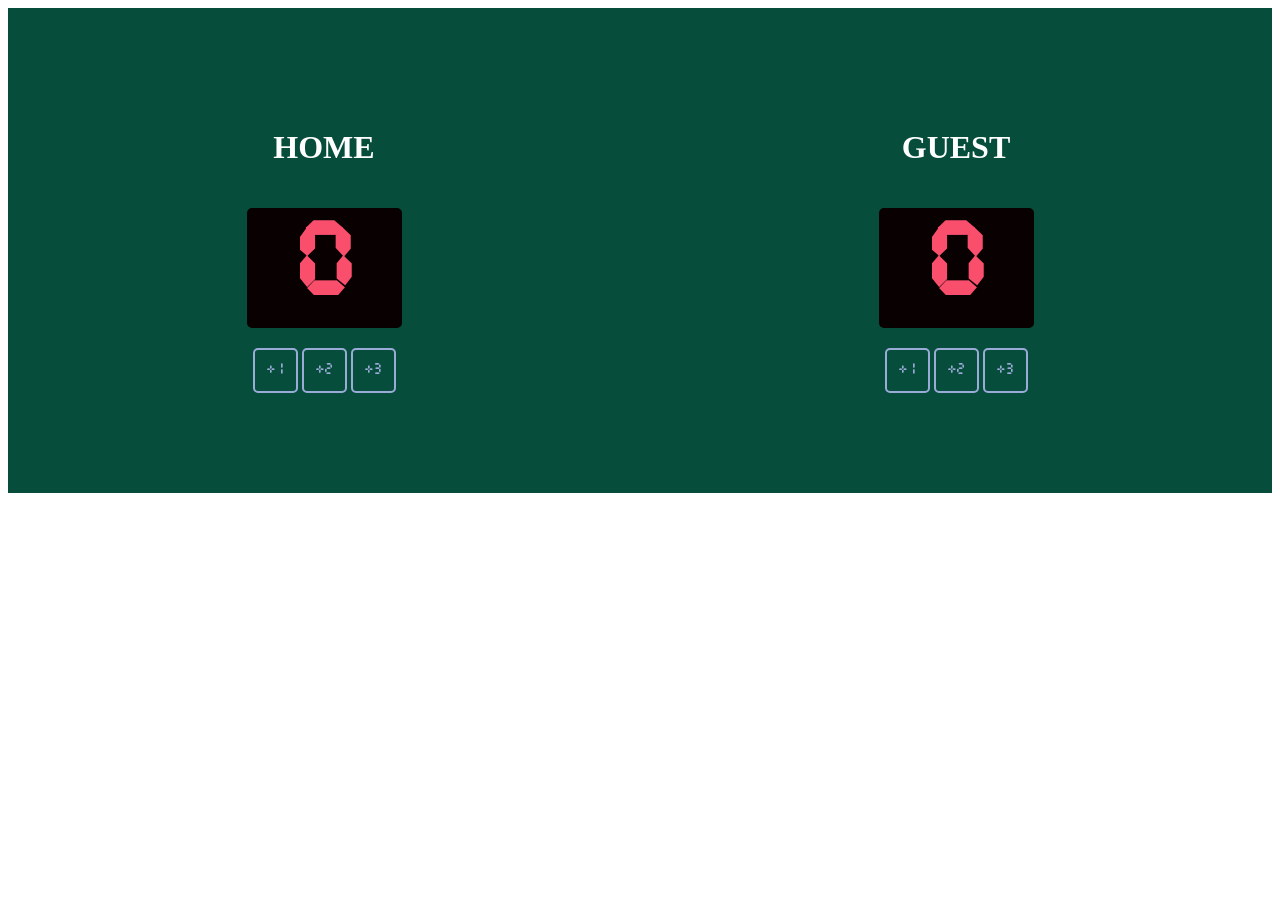
<file: Basketball-Scoreboard/index.html>
<!DOCTYPE html>
<html>
    <head>
        <link rel="stylesheet" href="styles.css"/>
    </head>
    <body>
        <div class="scoreboard">
            <div class="score-item">
                <h1>HOME</h1>
                <h2 id="home-score">0</h2>
                <div>
                    <button onclick="addscore(true, 1)">+1</button>
                    <button onclick="addscore(true, 2)">+2</button>
                    <button onclick="addscore(true, 3)">+3</button>
                </div>
            </div>
            
            <div class="score-item">
                <h1>GUEST</h1>
                <h2 id="guest-score">0</h2>
                <div>
                    <button onclick="addscore(false, 1)">+1</button>
                    <button onclick="addscore(false, 2)">+2</button>
                    <button onclick="addscore(false, 3)">+3</button>
                </div>
            </div>
        </div>
        <script src="index.js"></script>
        
    </body>
</html>
</file>
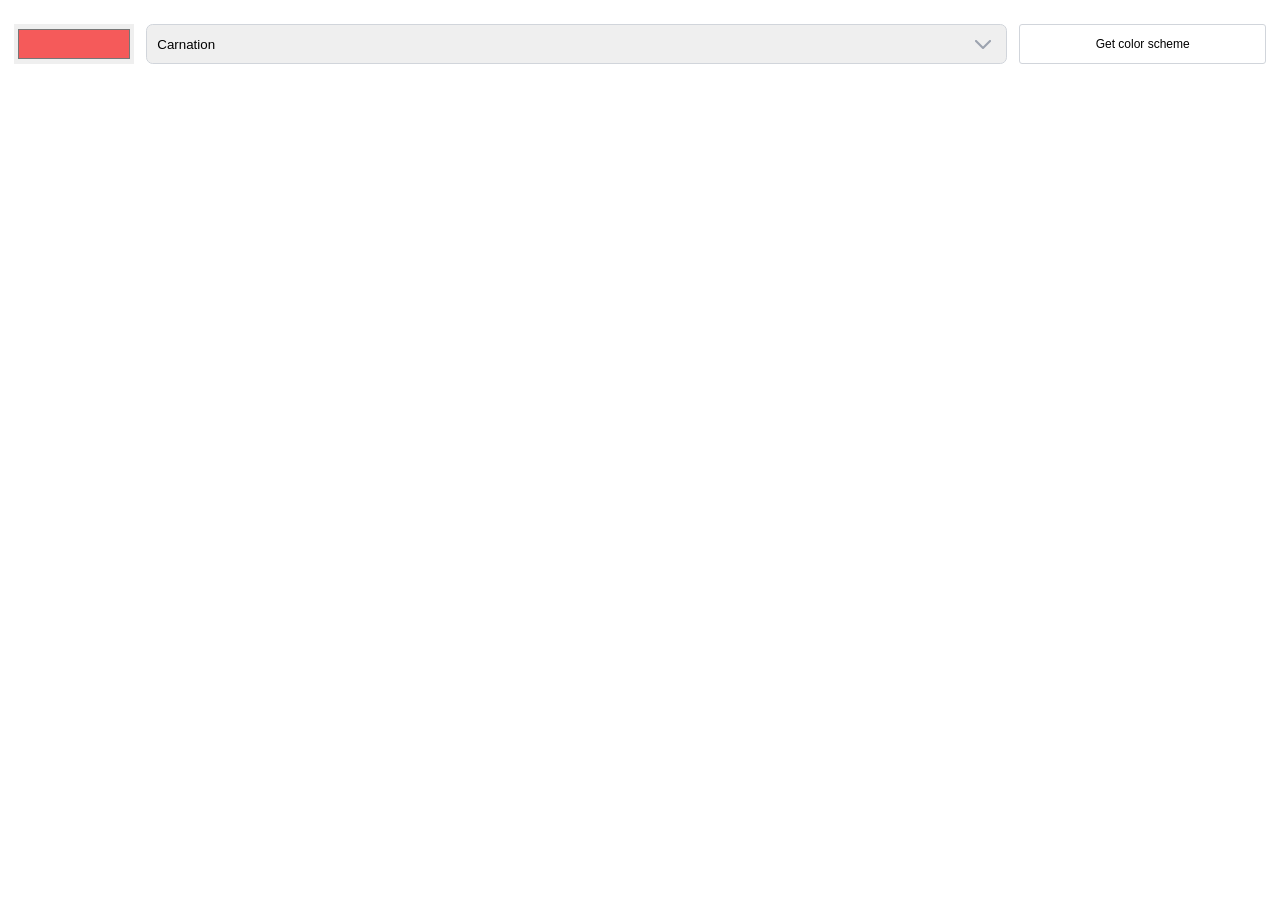
<file: Color-Scheme-Generator/index.html>
<!DOCTYPE html>
<html>
    <head>
        <meta charset="UTF-8">
        <meta name="viewport" content="width=device-width, initial-scale=1">
        <link rel="stylesheet" href="index.css" />
    </head>
    <body>
        <div class="page">
            <div id="header">
                <input type="color" id="color-input" value="#F55A5A"/>
                <select id="color-select">
                    
                </select>
                <button id="scheme-btn">Get color scheme</button>
            </div>
            <div id="scheme"></div>
        </div>
        
        <script src="index.js"></script>
    </body>
</html>
</file>
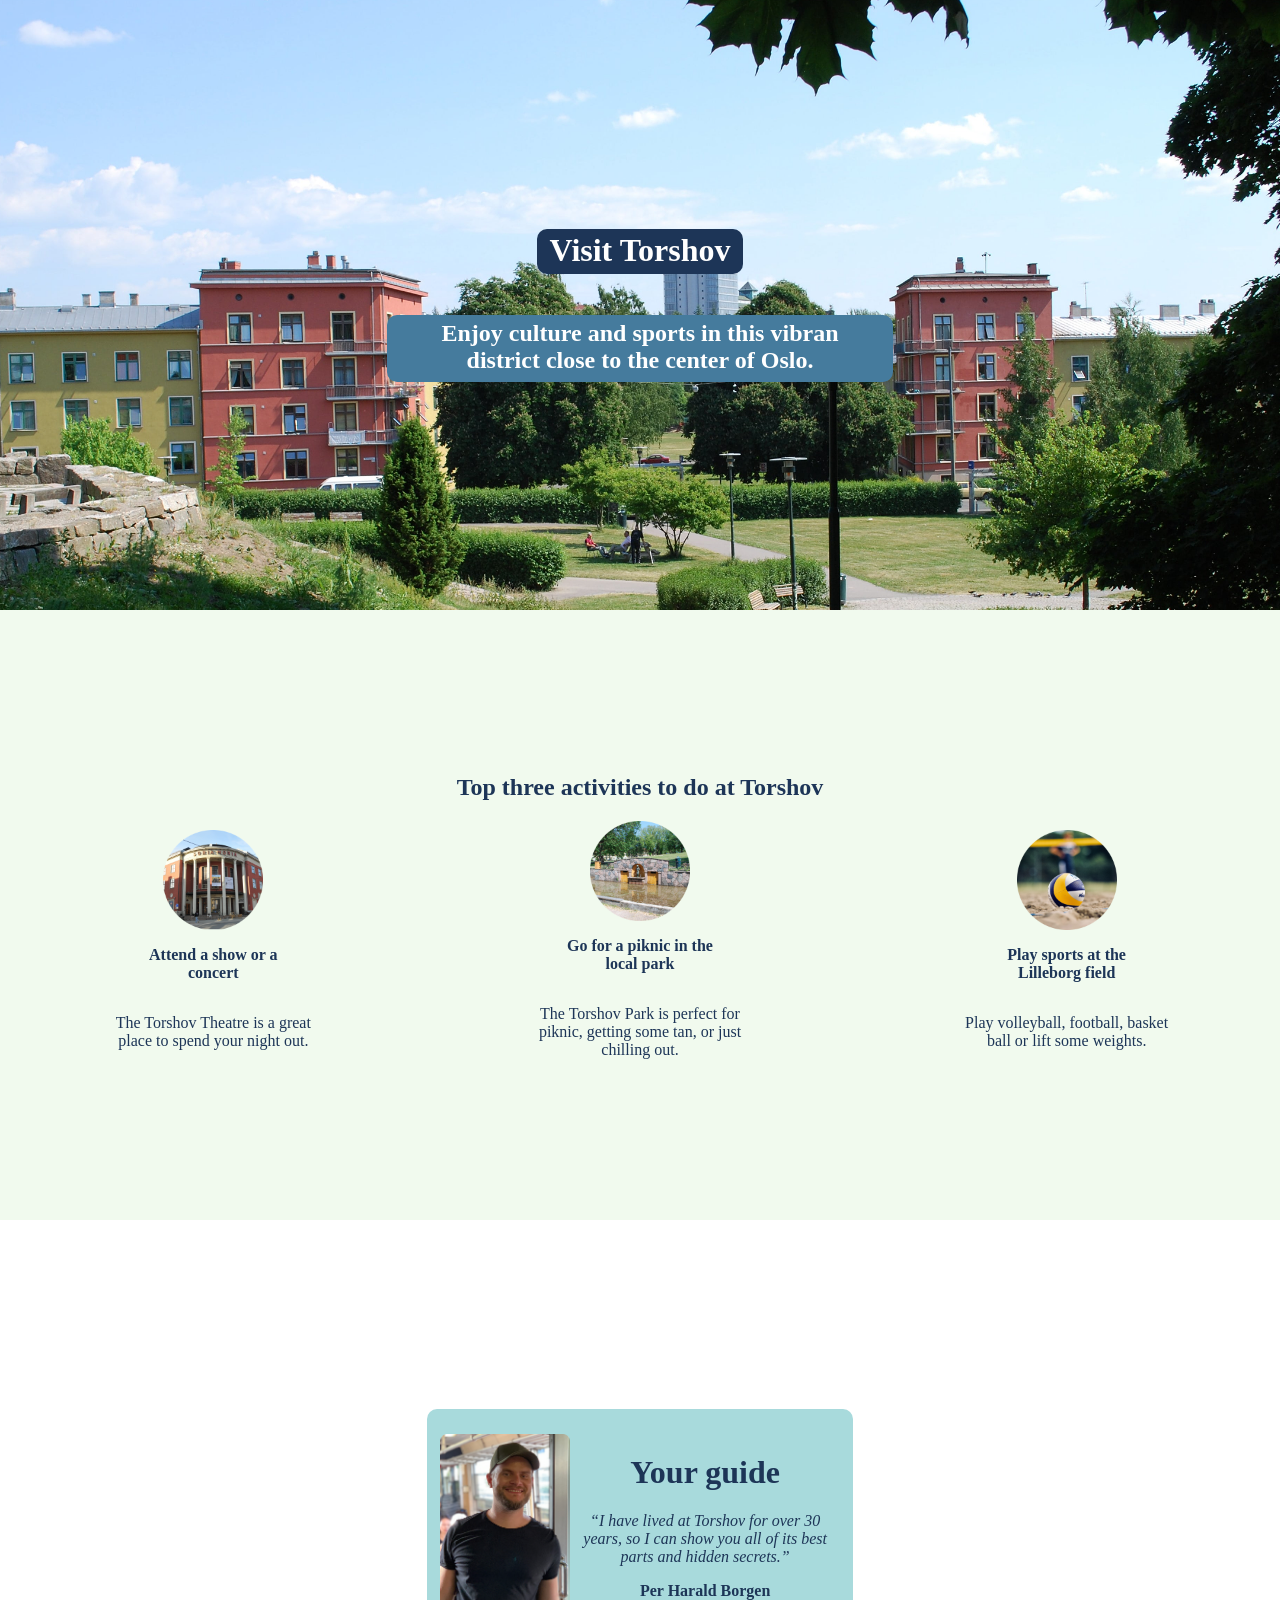
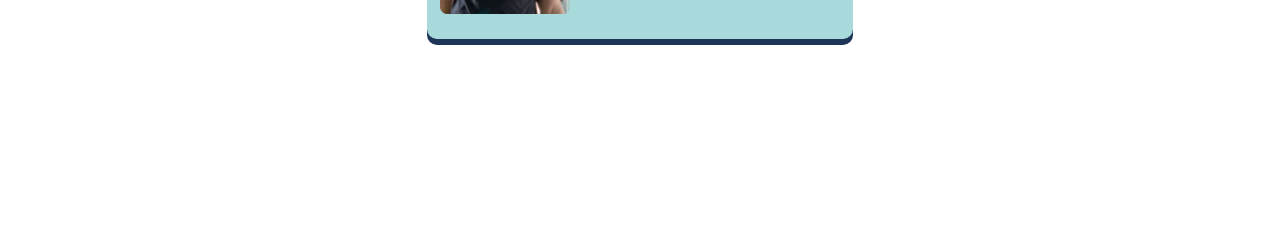
<file: Hometown-Homepage/index.html>
<!DOCTYPE html>
<html>
    <head>
        <link rel="stylesheet" href="styles.css">
    </head>
    <body>
        <div class="vertical-box" id="title">
            <h1>Visit Torshov</h1>
            <h2> Enjoy culture and sports in this vibran district close to the center of Oslo.</h2>
        </div>
        <div  class="vertical-box" id="introduction">
            <h2>Top three activities to do at Torshov</h2>
            <div id="introduction-items">
                <div class="play-item">
                    <img src="media/Mask Group.png" width="100" height="100"/>
                    <h3>Attend a show or a concert</h3>
                    <p>The Torshov Theatre is a great place to spend your night out.</p>
                </div>

                <div class="play-item">
                    <img src="media/Mask Group (1).png"  width="100" height="100"/>
                    <h3>Go for a piknic in the local park</h3>
                    <p>The Torshov Park is perfect for piknic, getting some tan, or just chilling out.</p>
                </div>
                    
                <div class="play-item">
                    <img src="media/Mask Group (2).png"  width="100" height="100"/>
                    <h3>Play sports at the Lilleborg field</h3>
                    <p>Play volleyball, football, basket ball or lift some weights.</p>
                </div>
            </div>

        </div>
        <div  class="vertical-box" id="guide">
            <div id="guide-card">
                <img src="media/per.png" height="180px">
                <div id="guide-card-desc">
                    <h1>Your guide</h1>
                    <p><em>“I have lived at Torshov for over 30 years, so I can show you all of its best parts and hidden secrets.”</em></p>
                    <h3>Per Harald Borgen</h3>
                </div>
            </div>
        </div>
    </body>
</html>
</file>
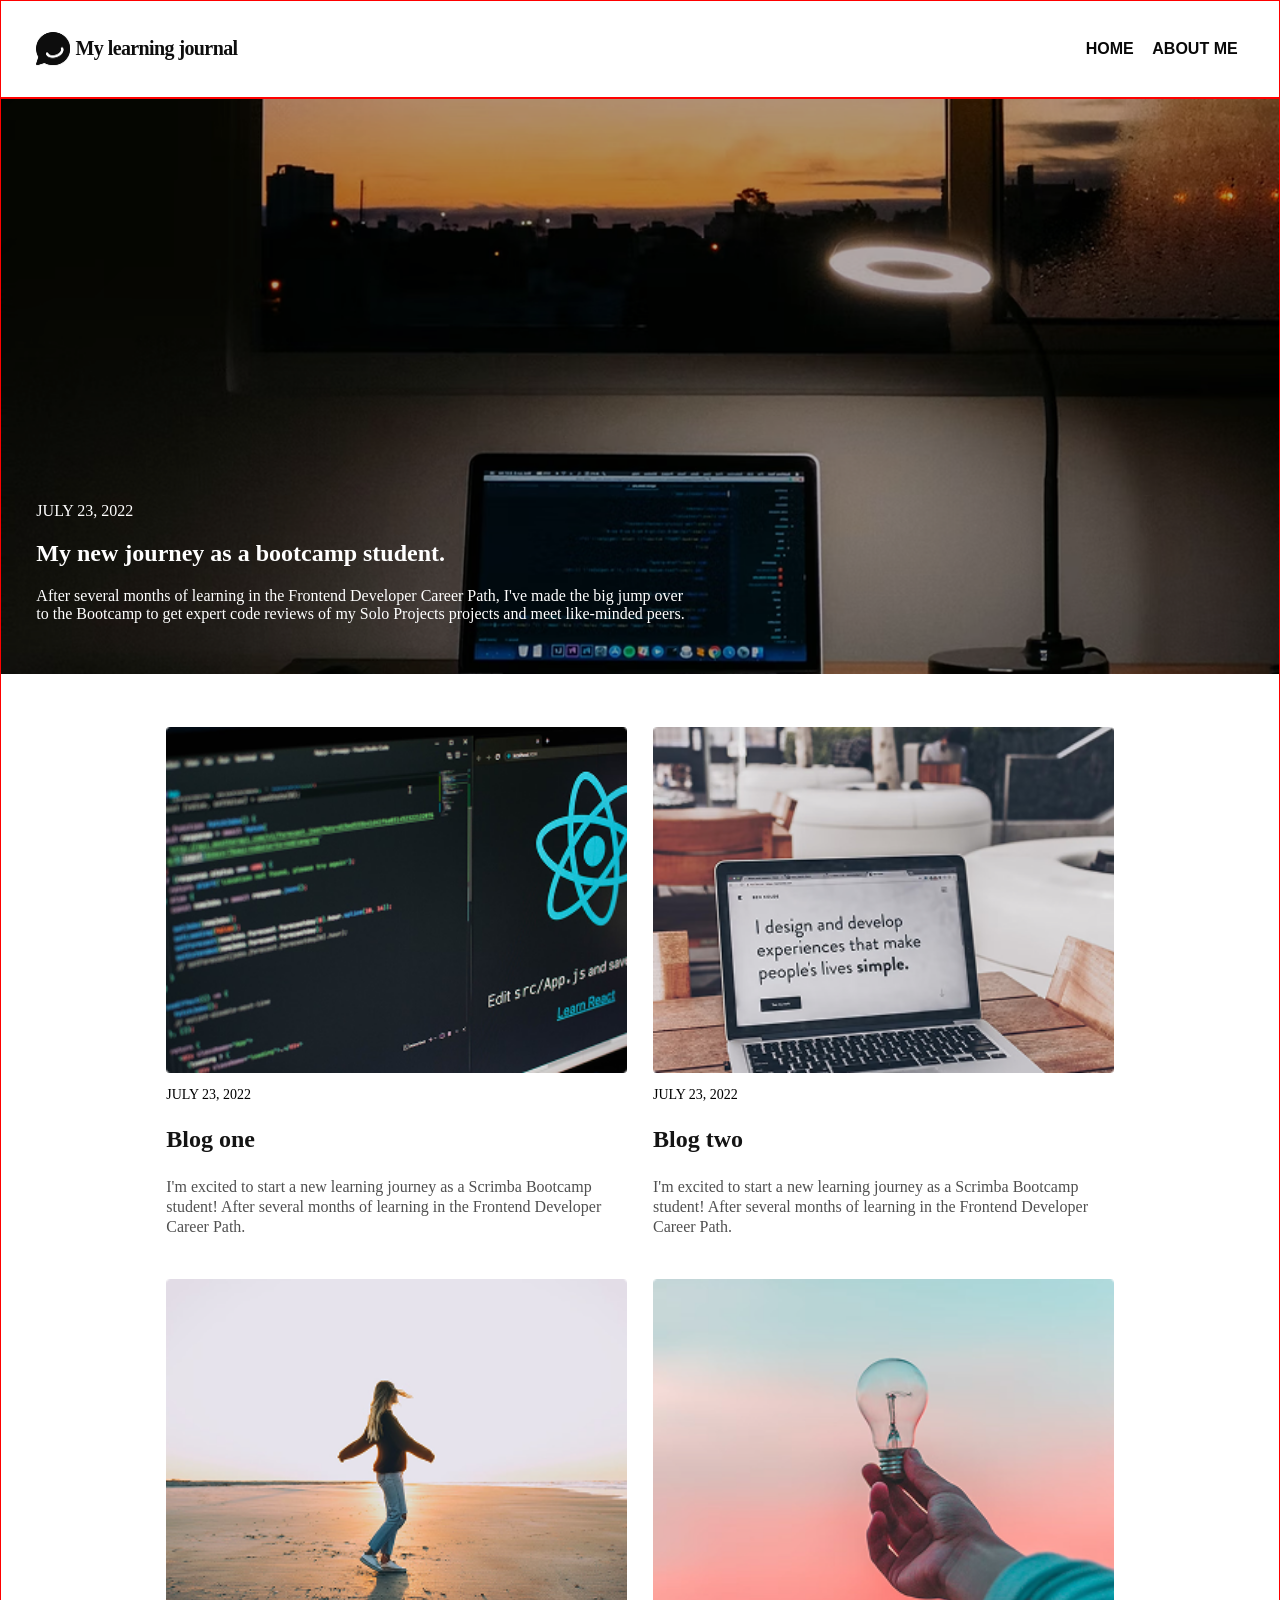
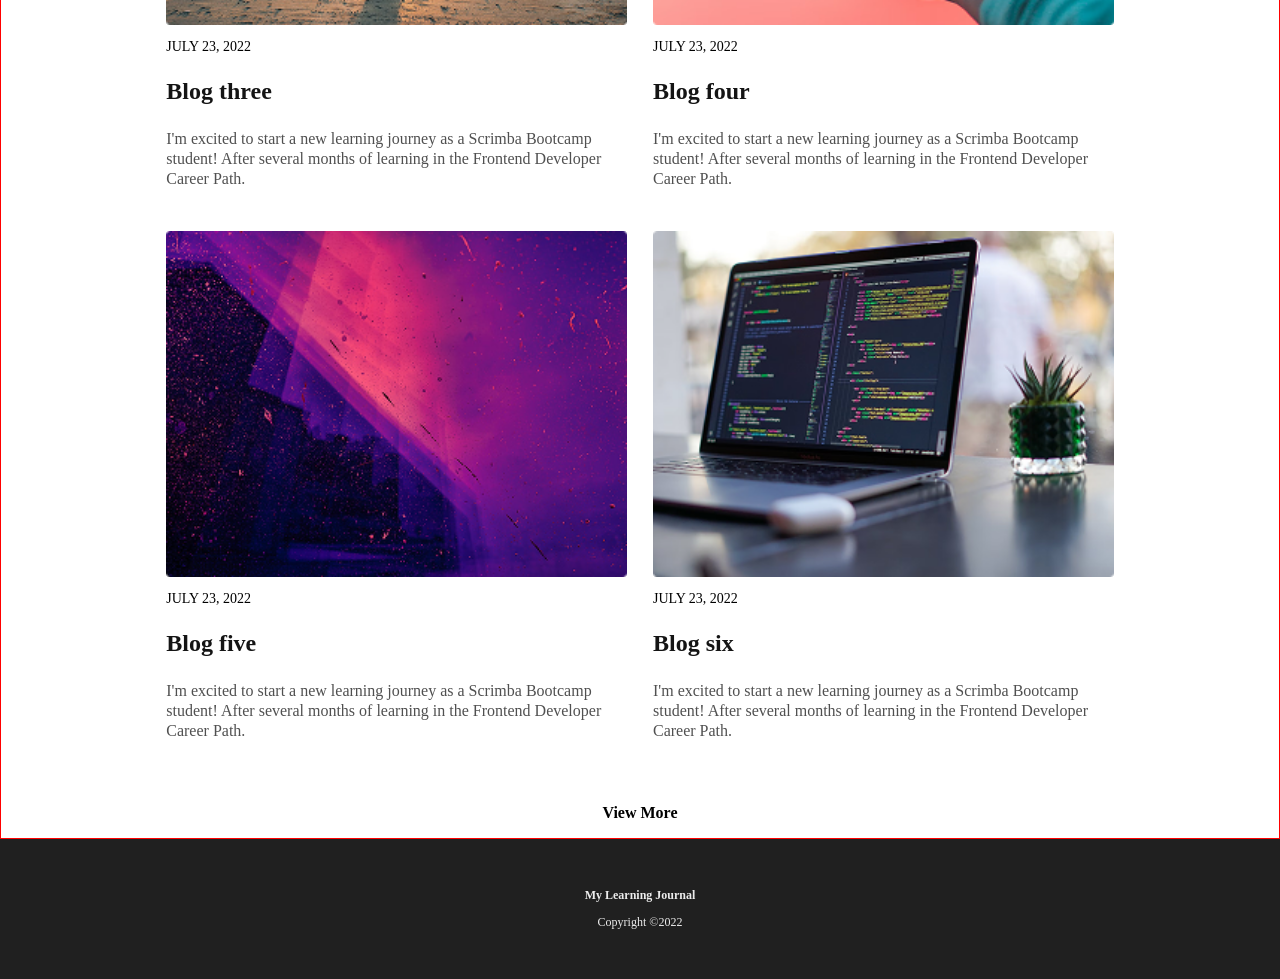
<file: Learning-Journal/index.html>
<!DOCTYPE html>
<html>
    <head>
        <meta name="viewport" content="width=device-width, initial-scale=1">
        <link rel="stylesheet" href="index.css" />
    </head>
    <body>
        <header>
            <div class="title">
                <img src="images/image 17.png" />
                <h1>My learning journal</h1>
            </div>
            <div class="nav">
                <button>home</button>
                <button>About me</button>
            </div>
        </header>
        <main>
            <div class="post-main">
                <img src="images/blog-image-hero.png"/>
                <div class="post-main-text">
                    <p class="post-time">JULY 23, 2022</p>
                    <h2 class="post-title">My new journey as a bootcamp student.</h2>
                    <p class="post-description">After several months of learning in the Frontend Developer Career Path, I've made the big jump over to the Bootcamp to get expert code reviews of my Solo Projects projects and meet like-minded peers.</p>
                </div>
            </div>
            <div class="post-grid">
                <div class="post-grid-item">
                    <img src="images/blog-image-01.png"/>
                    <p class="post-time">JULY 23, 2022</p>
                    <h3 class="post-title">Blog one</h3>
                    <p class="post-description">I'm excited to start a new learning journey as a Scrimba Bootcamp student! After several months of learning in the Frontend Developer Career Path.</p>
                </div>
                <div class="post-grid-item">
                    <img src="images/blog-image-02.png"/>
                    <p class="post-time">JULY 23, 2022</p>
                    <h3 class="post-title">Blog two</h3>
                    <p class="post-description">I'm excited to start a new learning journey as a Scrimba Bootcamp student! After several months of learning in the Frontend Developer Career Path.</p>
                </div>
                <div class="post-grid-item">
                    <img src="images/blog-image-03.png"/>
                    <p class="post-time">JULY 23, 2022</p>
                    <h3 class="post-title">Blog three</h3>
                    <p class="post-description">I'm excited to start a new learning journey as a Scrimba Bootcamp student! After several months of learning in the Frontend Developer Career Path.</p>
                </div>
                <div class="post-grid-item">
                    <img src="images/blog-image-04.png"/>
                    <p class="post-time">JULY 23, 2022</p>
                    <h3 class="post-title">Blog four</h3>
                    <p class="post-description">I'm excited to start a new learning journey as a Scrimba Bootcamp student! After several months of learning in the Frontend Developer Career Path.</p>
                </div>
                <div class="post-grid-item">
                    <img src="images/blog-image-05.png"/>
                    <p class="post-time">JULY 23, 2022</p>
                    <h3 class="post-title">Blog five</h3>
                    <p class="post-description">I'm excited to start a new learning journey as a Scrimba Bootcamp student! After several months of learning in the Frontend Developer Career Path.</p>
                </div>
                <div class="post-grid-item">
                    <img src="images/blog-image-06.png"/>
                    <p class="post-time">JULY 23, 2022</p>
                    <h3 class="post-title">Blog six</h3>
                    <p class="post-description">I'm excited to start a new learning journey as a Scrimba Bootcamp student! After several months of learning in the Frontend Developer Career Path.</p>
                </div>
            </div>
            <div class="post-view-more">
                <p><strong>View More</strong></p>
            </div>
        </main>
        <footer>
            <p><strong>My Learning Journal</strong></p>
            <p>Copyright ©2022</p>
        </footer>
    </body>
</html>
</file>
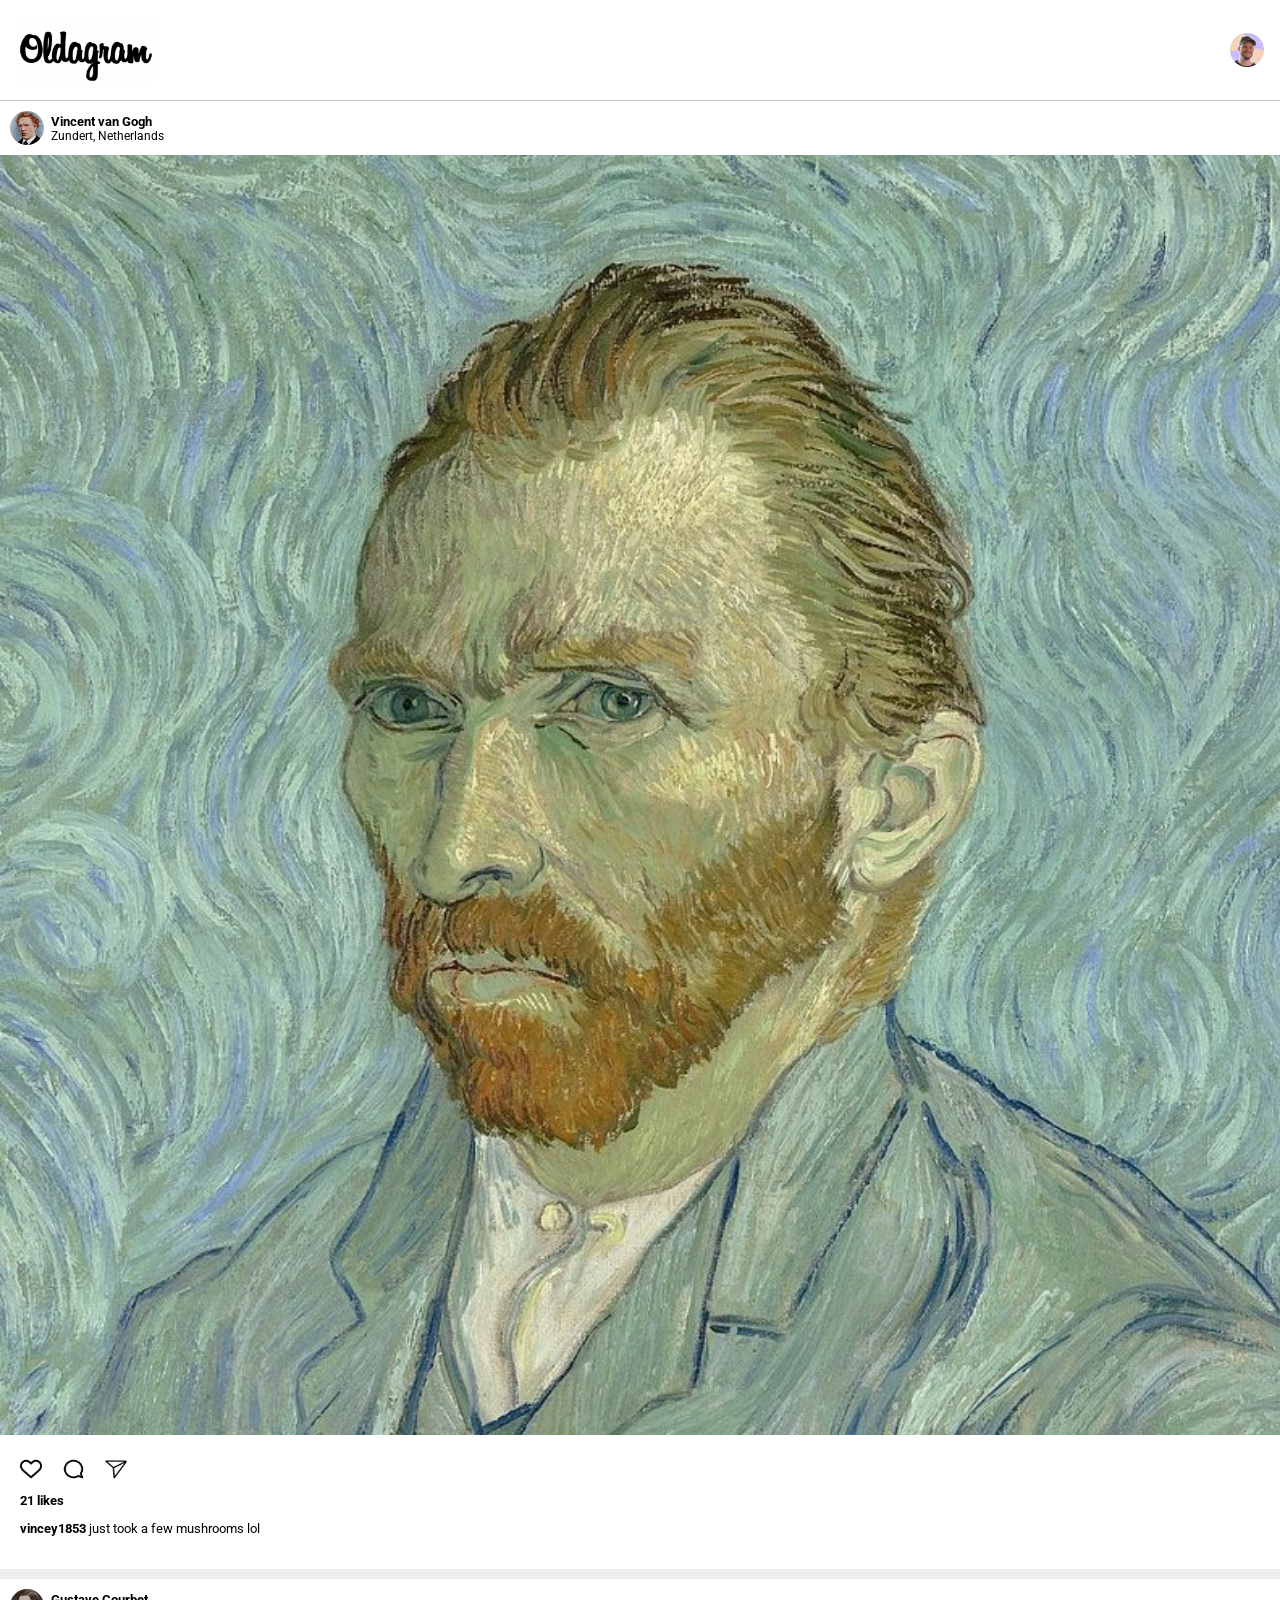
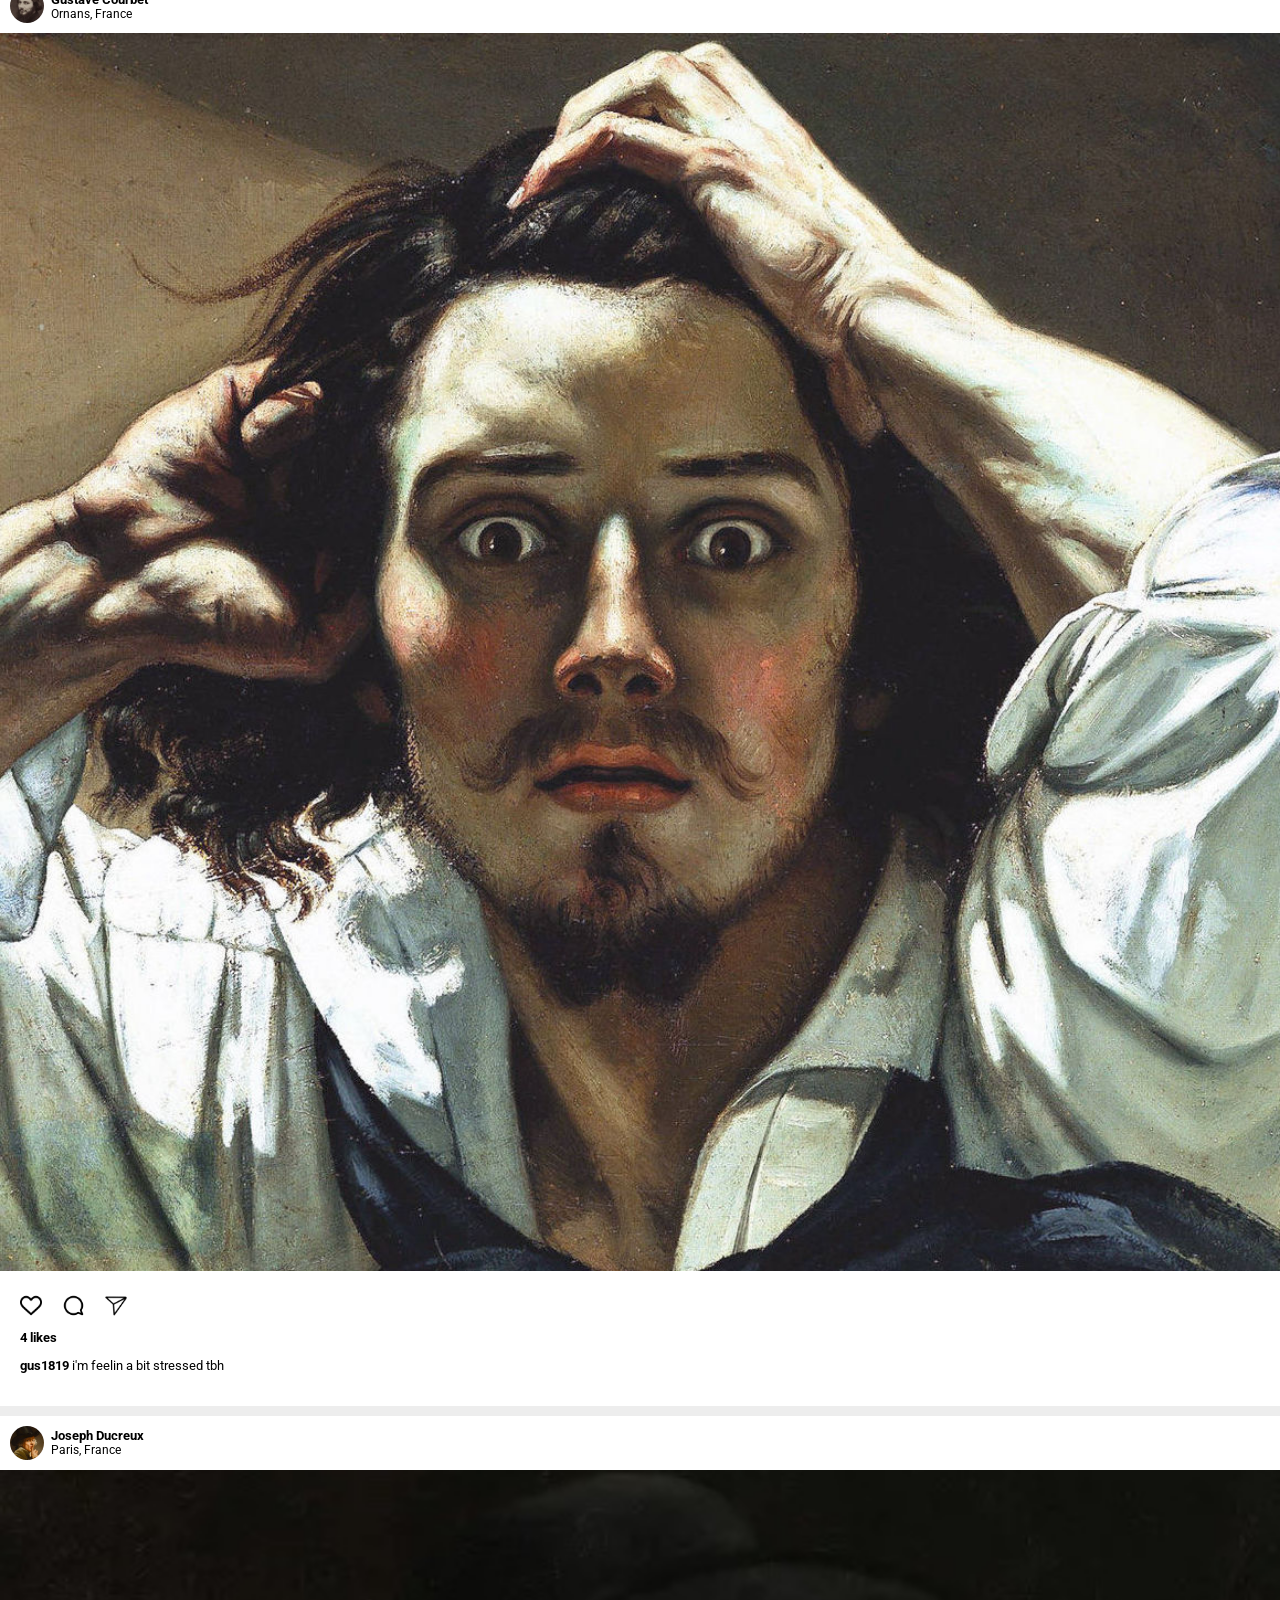
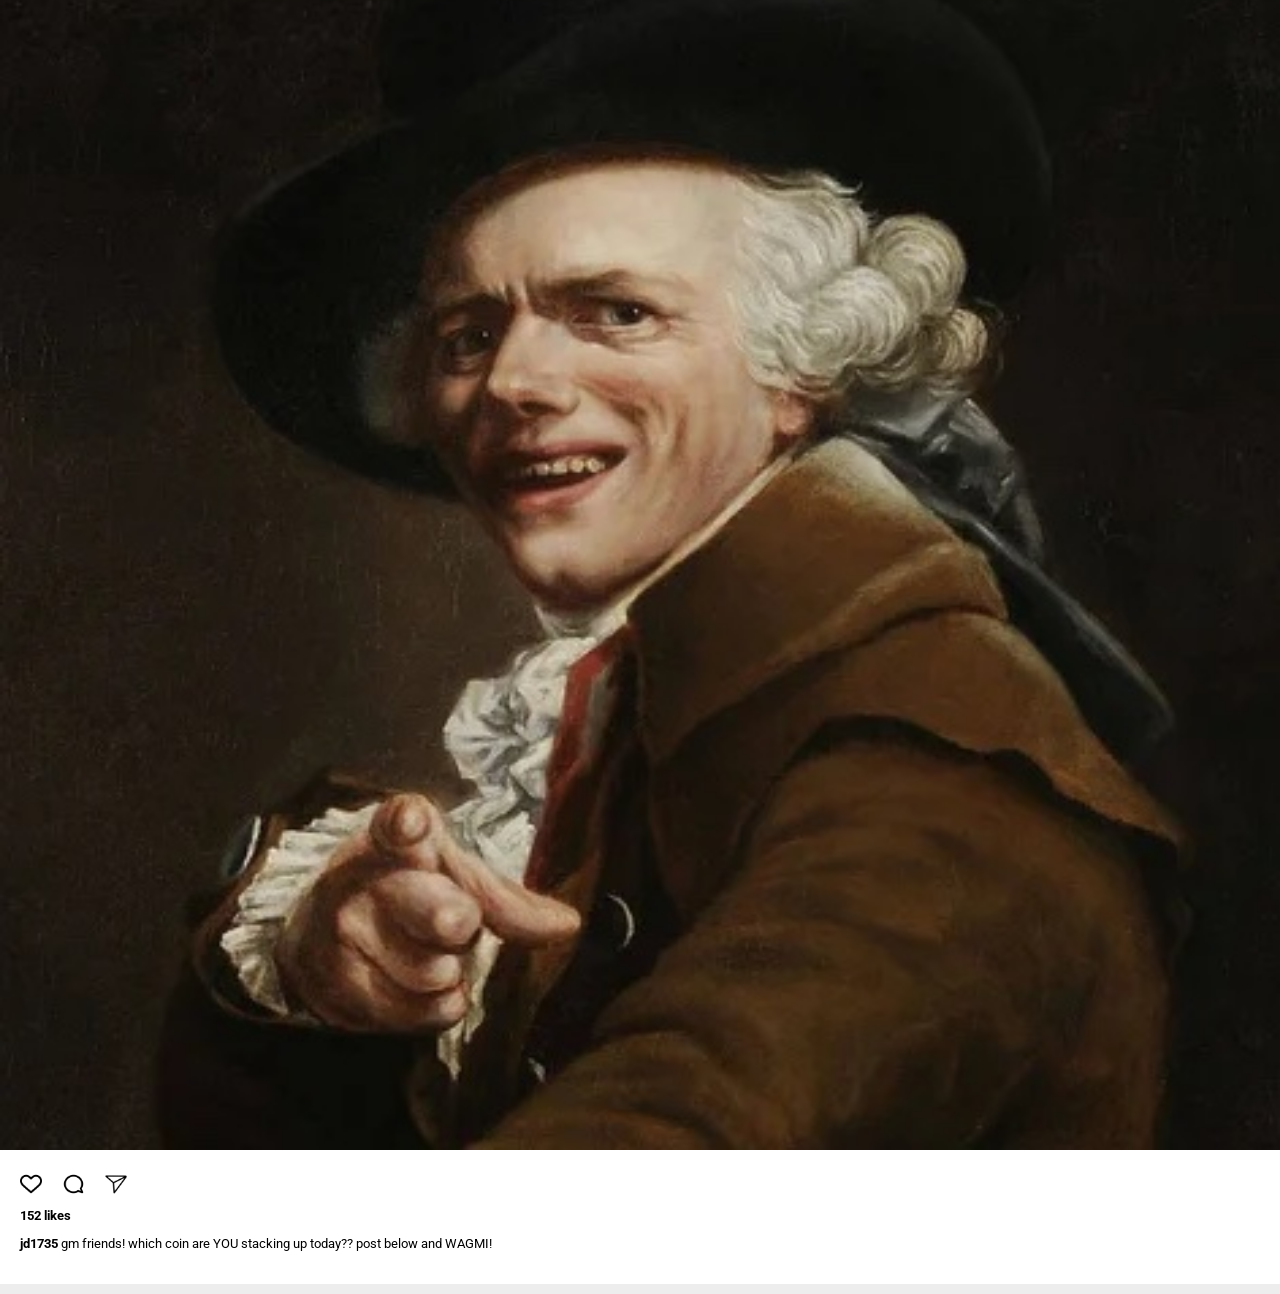
<file: Oldagram/index.html>
<!DOCTYPE html>
<html>
    <head>
        <link rel="stylesheet" href="index.css" />
        <link rel="preconnect" href="https://fonts.googleapis.com">
<link rel="preconnect" href="https://fonts.gstatic.com" crossorigin>
<link href="https://fonts.googleapis.com/css2?family=Happy+Monkey&family=Inter:ital,opsz,wght@0,14..32,100..900;1,14..32,100..900&family=Roboto:ital,wght@0,100..900;1,100..900&family=Source+Sans+3:ital,wght@0,200..900;1,200..900&display=swap" rel="stylesheet">
    </head>
    <body>
        <header>
            <img src="./images/logo.png" alt="instagram log" />
            <img class="avatar" src="./images/user-avatar.png" alt="user avator" />
        </header>

        <main id="content">

        </main>

        <script src="index.js"></script>
    </body>
</html>
</file>
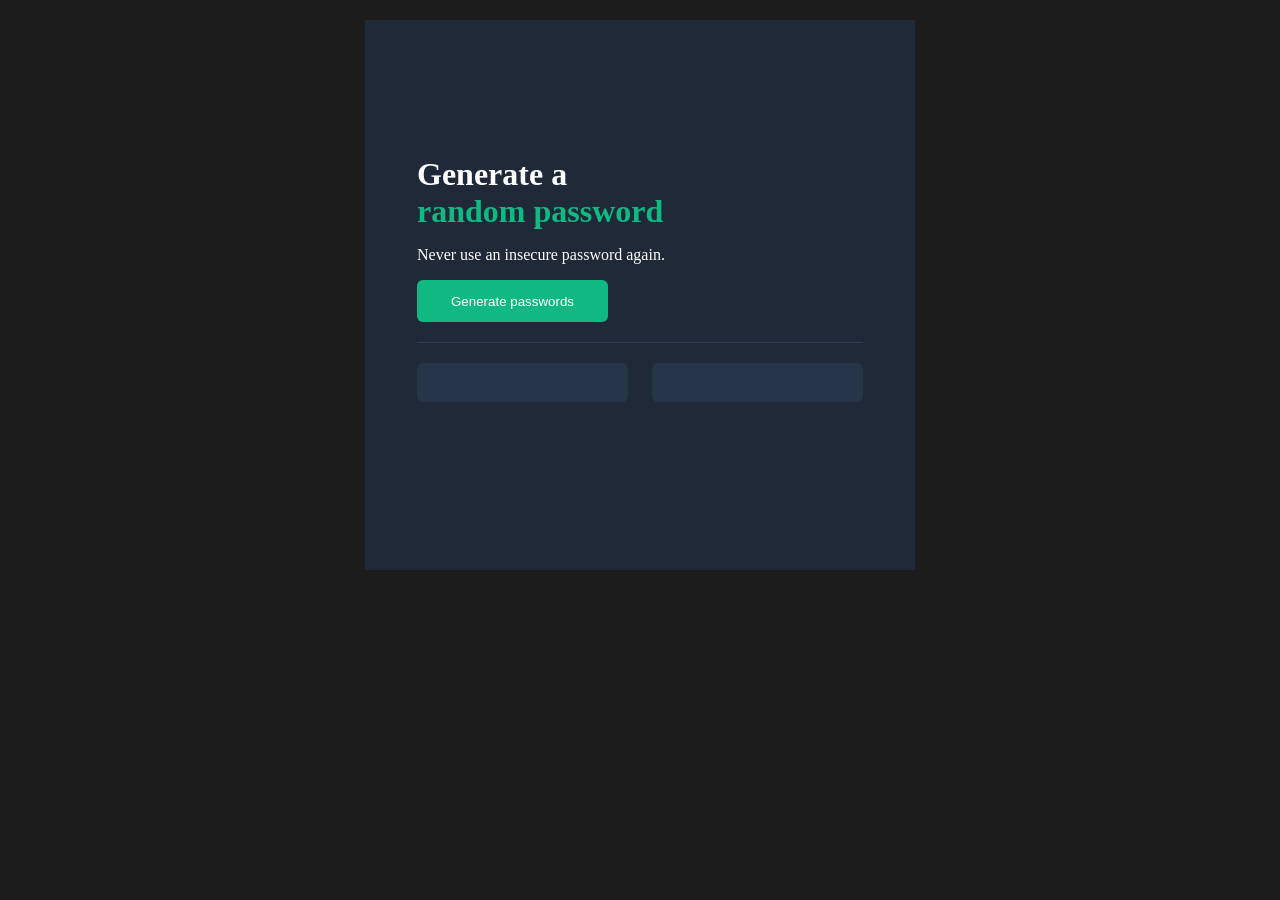
<file: Password-Generator/index.html>
<!DOCTYPE html>
<html>
    <head>
        <link rel="stylesheet" href="index.css" />
    </head>
    <body>
        <div class="box">
            <div class="box-content">
                <h1>Generate a <br><span id="title-em">random password</span></br></h1>
                <p>Never use an insecure password again.</p>
                <button id="generate" onclick="generate()">Generate passwords</button>
                <div class="line"></div>
                <div class="password-group">
                    <button class="password" onclick="copy(this)"></button>
                    <button class="password" onclick="copy(this)"></button>
                </div>
            </div>
        </div>
        <script src="index.js"></script>
    </body>
</html>
</file>
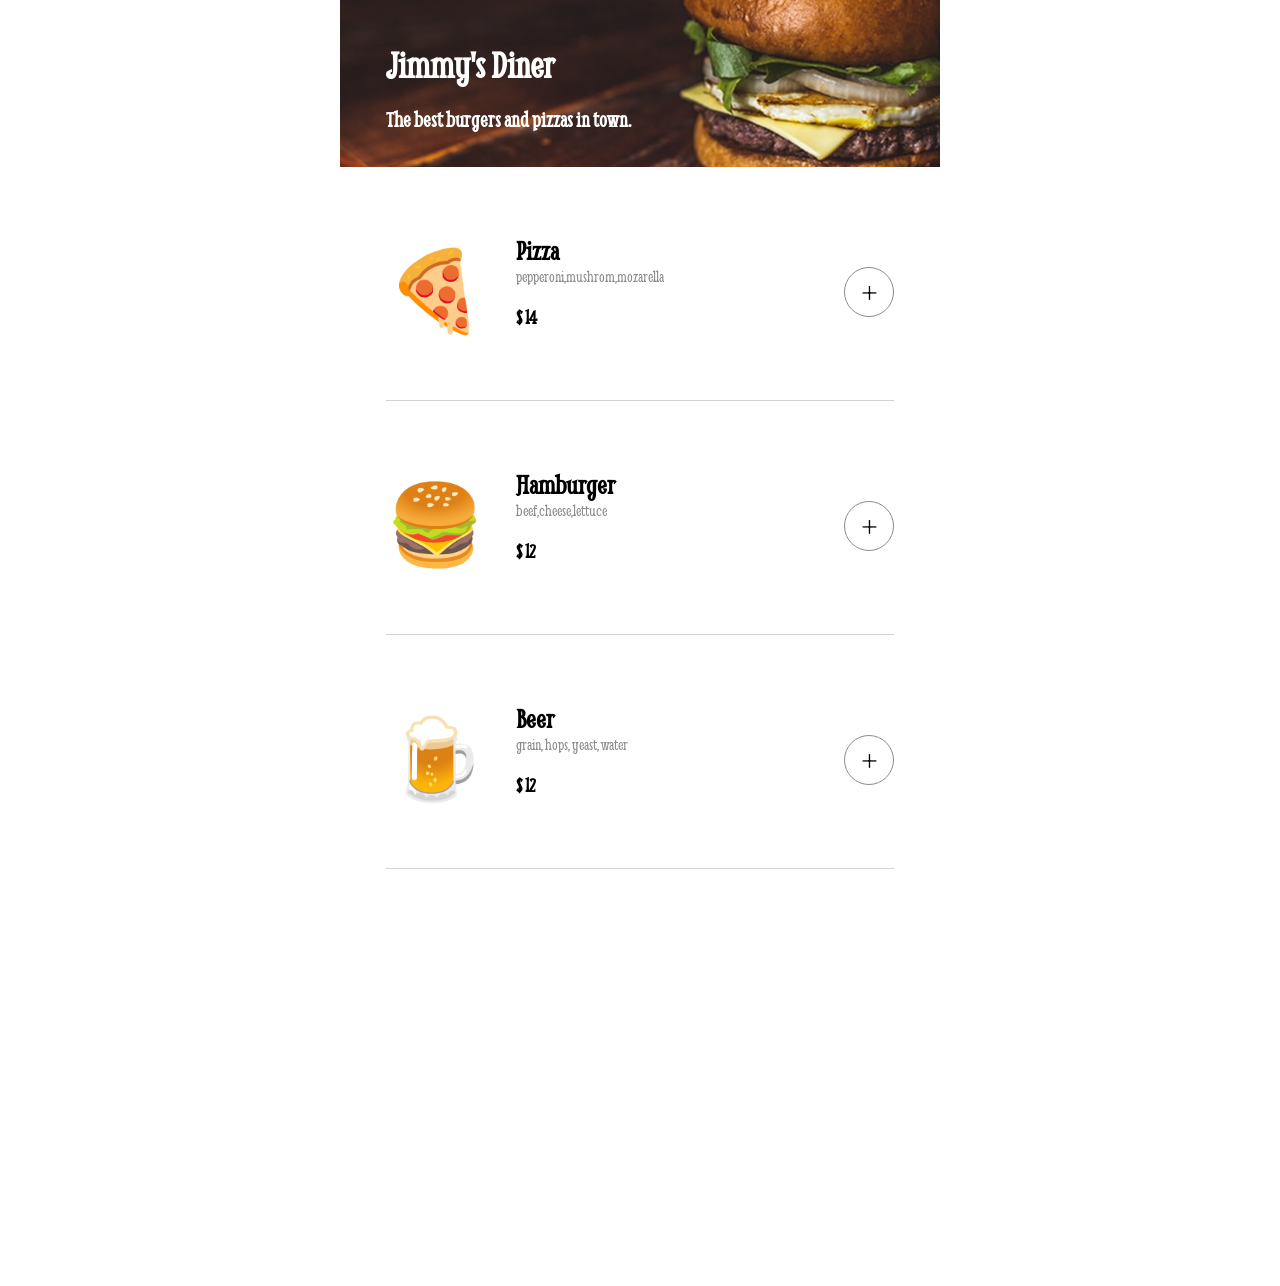
<file: Restaurant-Ordering-App/index.html>
<!DOCTYPE html>
<html>
    <head>
        <link rel="stylesheet" href="index.css"/>
        <link rel="preconnect" href="https://fonts.googleapis.com">
        <link rel="preconnect" href="https://fonts.gstatic.com" crossorigin>
        <link href="https://fonts.googleapis.com/css2?family=Happy+Monkey&family=Inter:ital,opsz,wght@0,14..32,100..900;1,14..32,100..900&family=Roboto:ital,wght@0,100..900;1,100..900&family=Smythe&family=Source+Sans+3:ital,wght@0,200..900;1,200..900&display=swap" rel="stylesheet">
    </head>
    <body>
        <div class="page">
            <header>
                <div class="store">
                    <h1>Jimmy's Diner</h1>
                    <h2>The best burgers and pizzas in town.</h2>
                </div>
            </header>

            <main>
                <section class="foods" id="foods">
                </section>

                <section class="order" id="order">
                </section>
            </main>
        </div>

        <div id="modal">
            <div id="modal-title">
                <h1>Enter card details</h1>
            </div>
            <form id="payment">
                <input type="text" class="modal-input" id="modal-name" placeholder="Enter your name" required>
                <input type="text" class="modal-input" id="modal-card" placeholder="Enter card number" required>
                <input type="text" class="modal-input" id="modal-cvv" placeholder="Enter CVV" required>

                <button type="submit" id="complete-pay" class="green-btn">Pay</button>
            </form>        
        </div>

        <script type="module" src="index.js"></script>
    </body>
</html>
</file>
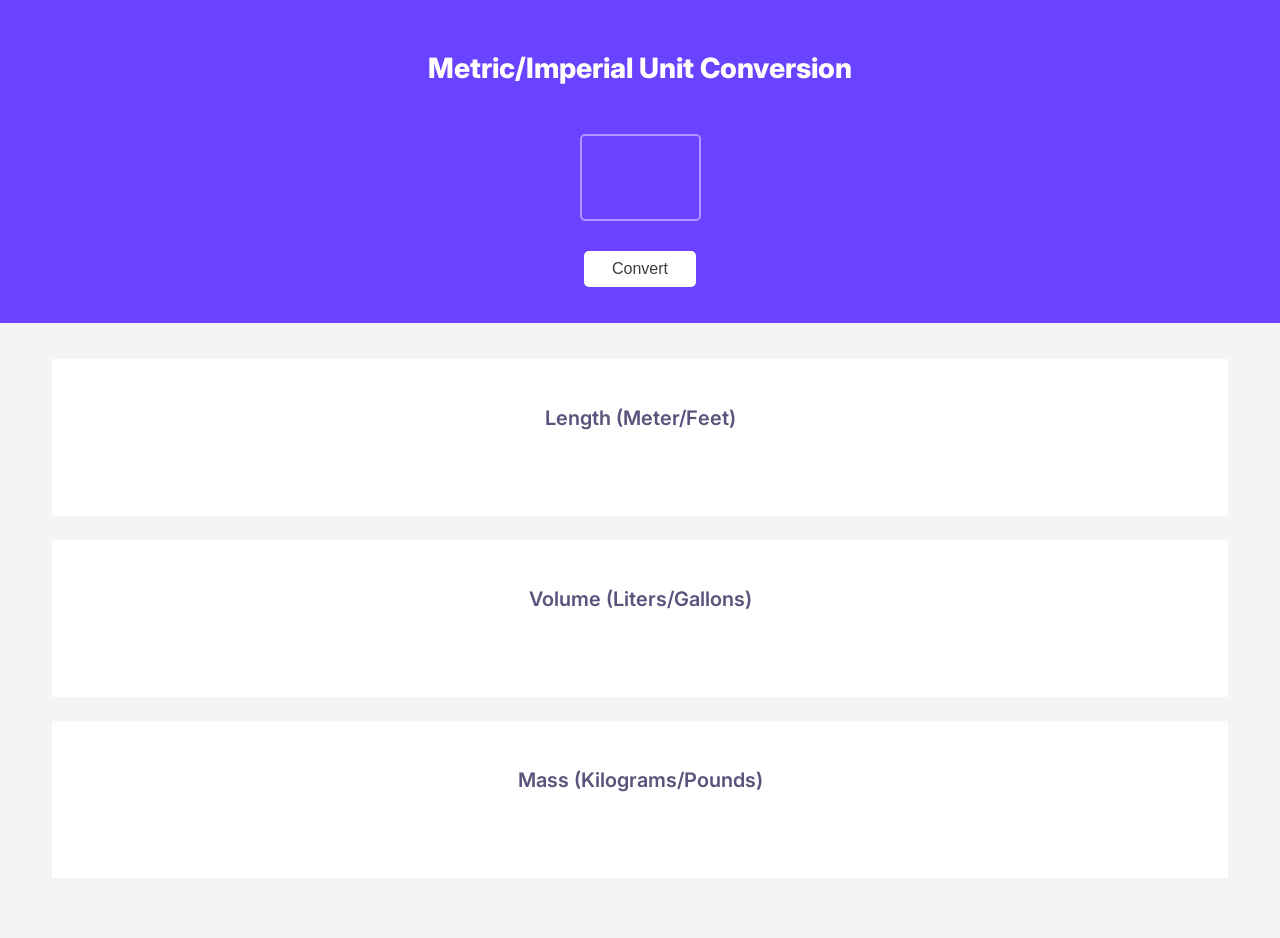
<file: Unit-Converter/index.html>
<!DOCTYPE html>
<html>
    <head>
        <link rel="stylesheet" href="index.css" />
        <link rel="preconnect" href="https://fonts.googleapis.com">
        <link rel="preconnect" href="https://fonts.gstatic.com" crossorigin>
        <link href="https://fonts.googleapis.com/css2?family=Happy+Monkey&family=Inter:ital,opsz,wght@0,14..32,100..900;1,14..32,100..900&display=swap" rel="stylesheet">
    </head>
    <body>
        <div id="header">
            <h1>Metric/Imperial Unit Conversion</h1>
            <div>
                <input type="text" id="convert-num"/>
            </div>
            <button id="convert-btn">Convert</button>
        </div>

        <div id="result">
            <div class="result-item" >
                <h2>Length (Meter/Feet)</h2>
                <p id="meter-box"></p>
            </div>
            <div class="result-item" >
                <h2>Volume (Liters/Gallons)</h2>
                <p id="liters-box"></p>
            </div>
            <div class="result-item" >
                <h2>Mass (Kilograms/Pounds)</h2>
                 <p id="kilograms-box"></p>
            </div>
        </div>

        <script src="index.js"></script>
    </body>
</html>
</file>
<file: Basketball-Scoreboard/styles.css>
@font-face {
    font-family: 'CursedTimerUlil';
    src: url(font/CursedTimerUlil-Aznm.ttf);
}


body {
    text-align: center;
    display: flex;
    flex-direction: column;
    justify-content: center;
}

h1 {
    color: white;
}

h2 {
    margin: 20px;
    color: #F94F6D;
    width: 155px;
    height: 120px;
    background-color: #080001;
    border-radius: 5px;
    font-size: 90px;
    font-family: 'CursedTimerUlil';
    line-height: 120px;
}

button {
    width: 45px;
    height: 45px;
    color: #9AABD8;
    border: 2px solid #9AABD8;
    background-color: transparent;
    border-radius: 5px;
    font-family: 'CursedTimerUlil';
}

.scoreboard {
    background-color: #064E3B;
    display: flex;
    flex-direction: row;
    justify-content: space-around;
    align-items: center;
    padding: 100px 0;
}

.score-item {
    width: 160px;
    display: flex;
    flex-direction: column;
    justify-content: center;
    align-items: center;
}
</file>
<file: Color-Scheme-Generator/index.css>
body {
    margin: 0;
}

*, *::before, *::after {
    box-sizing: border-box;
}

.page {
    display: flex;
    flex-direction: column;
    height: 100vh;
}

#header {
    width: 100%;
    display: flex;
    flex-direction: row;
    justify-content: space-between;
    gap: 0.75em;
    padding: 1.5em 0.875em;
}

input {
    flex: 1;
    height: 2.5rem;
    border: none;
}

select {
    flex: 7;
    border: 1px solid #D1D5DB;
    border-radius: 0.5em;

    /* 1. 移除浏览器默认的下拉箭头样式 */
    -webkit-appearance: none;
    -moz-appearance: none;
    appearance: none;

    /* 2. 添加自定义的背景箭头图标，并设置右侧定位和不重复 */
    background-image: url('images/Icon.png');
    background-repeat: no-repeat;
    /* 关键：通过 100% 减去具体的像素值（如 15px）来控制右边距 */
    background-position: right 15px center; 

    /* 3. 设置右侧内边距，防止文字和自定义箭头重叠 */
    padding-right: 35px; 
    padding-left: 10px;
}


#header button {
    flex: 2;
    background: none;
    border: 1px solid #D1D5DB;
    border-radius: 0.25em;
    font-size: 0.75rem;
    font-weight: 500;
}

#scheme {
    width: 100%;
    flex: 1;
    display: flex;
    flex-direction: row;
}

#scheme > div {
    flex: 1;
    display: flex;
    flex-direction: column;
}

.scheme-item-bg {
    flex: 1;
}

.scheme-item-hex {
    font-size: 0.75rem;
    line-height: 2em;
    font-weight: 500;
    margin: 1em auto;
}

/* Toast 弹窗样式 */
.custom-toast {
    position: fixed;
    left: 50%;
    bottom: 40px;
    transform: translateX(-50%);
    background: rgba(0, 0, 0, 0.8);
    color: #fff;
    padding: 10px 20px;
    border-radius: 0.5em;
    font-size: 0.875rem;
    z-index: 999;
    opacity: 1;
    transition: opacity 0.3s ease;
    pointer-events: none;
    white-space: nowrap;
}
</file>
<file: Hometown-Homepage/styles.css>
body {
    margin: 0;
    padding: 0;
    color: #1D3557;
}

.vertical-box {
    width: 100%;
    aspect-ratio: 720 / 343;
}

#title {
    background-image: url("media/torshov-image.png");
    background-size: cover;
    display: flex;
    flex-direction: column;
    justify-content: center;
    align-items: center;
}

#introduction {
    background-color: #F1FAEE;
    display: flex;
    flex-direction: column;
    justify-content: center;
    align-items: stretch;
}

#guide {
    display: flex;
    flex-direction: row;
    justify-content: center;
    align-items: center;
}

#introduction-items {
    display: flex;
    flex-direction: row;
    justify-content: space-around;
    align-items: center;
}

.play-item {
    width: 210px;
    display: flex;
    flex-direction: column;
    justify-content: center;
    align-items: center;
}

.play-item h3 {
    width: 150px;
}




#title h1 {
    background-color: #1D3557;
    padding: 3px 12px 5px 12px;
    color: white;
    border-radius: 10px;
}

#title h2 {
    width: 450px;
    background-color: #457B9D;
    padding: 5px 28px 8px 28px;
    color: white;
    border-radius: 10px;
}

#guide-card {
    width: 400px;
    display: flex;
    flex-direction: row;
    justify-content: center;
    align-items: center;
    background-color: #A8DADC;
    padding: 23px 13px;
    border-radius: 10px;
    box-shadow: 0 6px #1D3557;
}

h1, h2, h3, p {
    text-align: center;
}

h3, p {
    font-size: 16px;
}
</file>
<file: Learning-Journal/index.css>
body {
    font-family: 'Source Sans Pro';
    margin: 0;
    display: flex;
    flex-direction: column;
}


header {
    display: flex;
    border: 1px solid #FF0000;
    gap: 1fr;
    justify-content: space-between;
    padding: 1.5em 2.21em;
}

.title {
    display: flex;
    align-items: center;
}

h1 {
    font-size: 1.25rem;
    font-weight: 700;
    line-height: 1.08;
    letter-spacing: -0.03em;
    padding-left: 0.25em;
    color: #0E0E0E;
}

.title img {
    width: 2.14rem;
    height: 2.14rem;
}

.nav {
    display: flex;
}
.nav button {
    font-size: 1rem;
    font-weight: 600;
    min-width: 6.5em;
    text-align: end;
    text-transform: uppercase;
    border: none;
    background: none;
    color: #090909;
}


main {
    border: 1px solid #ff0000;
    display: flex;
    flex-direction: column;
    align-items: center;
    height: 100vh;
    flex: 1;
}
.post-main {
    position: relative;
    width: 100%;
}

.post-main img {
    width: 100%;
    height: auto;
    display: block;
}

.post-main .post-main-text {
    position: absolute;
    bottom: 0;
    left: 0;
    color: #FFFFFF;
    max-width: 657px;
    padding: 2.21em;
}

.post-grid {
    display: grid;
    grid-template-columns: repeat(auto-fit, minmax(300px, 1fr));
    margin: 3.3125em 3.3125em 1.9375em;
    gap: 1.625em;
}
.post-grid-item img {
    width: 100%;
    display: flex;
    flex-direction: column;
    gap: 0.5em;
}

.post-grid-item .post-time{
    color: #000000;
    font-size: 0.875rem;
    font-weight: 400;
}

.post-grid-item .post-title{
    color: #141414;
    font-size: 1.5rem;
    font-weight: 700;
    line-height: 1.08;
}

.post-grid-item .post-description{
    color: #505050;
    font-size: 1rem;
    font-weight: 400;
    line-height: 1.25;
}

footer {
    background-color: #202020;
    color: #ECECEC;
    text-align: center;
    font-size: 0.75rem;
    line-height: 1.25;
    padding: 3.08em 0;
}
</file>
<file: Oldagram/index.css>
body {
    font-family: "Roboto", sans-serif;
    margin: 0;
    font-size: 13px;
    font-weight: 700;
}

/* header */

header {
    height: 67px;
    display: flex;
    flex-direction: row;
    justify-content: space-between;
    padding: 16px 16px 17px 16px;
    border-bottom: 1px solid #C6C6C6;
}

.avatar {
    border-radius: 50%;
    width: 34px;
    height: 34px;
    align-self: center;
}

/* post */
.instagram-post {
    border-bottom: 10px solid #EDEDED;
}

/* author info */
.post-author-info {
    display: flex;
    flex-direction: row;
    padding: 10px;
}

.post-author-text-area {
    margin: auto 7px;
    display: flex;
    flex-direction: column;
    justify-self: center;
}

.post-author-text-area p {
    margin: 0;
    padding: 0;
}

.address {
    font-size: 12px;
    font-weight: 400;
}

/* post image */
.post-img {
    width: 100%;
}

/* footer  */
.footer {
    padding: 20px;
}

/* post action btn */

.post-action-btns {
    display: flex;
    gap: 20px;
}

.post-action-icon {
    width: 22.38px;
}

.footer span {
    font-weight: 400;
}
</file>
<file: Password-Generator/index.css>
body {
    background-color: #1C1C1C;
    color: white;
    font-family: 'Karla';
}

.box {
    width: 550px;
    height: 550px;
    margin: 20px auto;
    background-color: #1F2937;
}

h1 {
    margin-bottom: 0px;
}

.line {
    margin-top: 20px;
    width: 446px;
    height: 1px;
    background-color: #2F3E53;
}

#title-em {
    color: #10B981;
}

.box-content {
    padding: 115px 52px;
    display: flex;
    flex-direction: column;
    justify-content: center;
    align-items: start;
}

.password-group {
    width: 446px;
    display: flex;
    flex-direction: row;
    justify-content: space-between;
    align-items: center;
}

.password {
    margin-top: 20px;
    width: 211px;
    height: 39px;
    background-color: #273549;
    border: inherit;
    color: #10B981;
    border-radius: 6px;
}

#generate {
    width: 191px;
    height: 42px;
    border: inherit;
    color: white;
    background-color: #10B981;
    border-radius: 6px;
}
</file>
<file: Restaurant-Ordering-App/index.css>
body {
    margin: 0;
    padding: 0;
    font-family: "Smythe";
    font-weight: 400;
}
.page {
    width: 600px;
    margin: 0 auto;
}

/** 商店头部信息 */
.store {
    padding: 0px 46px;
    margin: 0;
    height: 167px;
    background-image: url('./images/home-background.png');
    background-size: auto;
    color: white;
    display: flex;
    flex-direction: column;
    justify-content: center;
    align-items: flex-start;
}

.store h1 {
    font-size: 39px;
    margin-bottom: 0px;
}

.store h2 {
    font-size: 22.42px;
}

.food {
    margin: 0px 46px 0px 46px;
    padding: 67px 0px 51px 0px;
    border-bottom: 1px solid #D2D2D2;
    display: flex;
    flex-direction: row;
    
    align-items: center;
}
.emoji p{
    font-size: 79px;
    margin: 0;
}
.info {
    margin-left: 31px;
    flex-grow: 1;
}

.info h2 {
    font-size: 28px;
    margin: 0px;
}
.info p {
    font-size: 16px;
    color: #8B8B8B;
    margin: 0px;
}

.info h3 {
    font-size: 20px;
}

.order-btn {
    border-radius: 100px;
    width: 50px;
    height: 50px;
    border: 1px solid #8B8B8B;
    background-color: transparent;
    font-size: 32px;
    font-weight: 200;
    font-family: 'Inter';
    padding-bottom: 3px;
}

.order {
    margin: 45px 46px 53px 46px;
    width: 508px;
    height: 319px;
    display: flex;
    flex-direction: column;
}

.order h2 {
    margin: 0 auto 64px;
}

.order-item-list {
    margin-bottom: 31px;
}
.order-item {
    display: flex;
    flex-direction: row;
    align-items: center;
    margin-top: 22px;
}

.order-item h3 {
   margin: 0px; 
   font-size: 28px;
}

.order-item p {
    flex-grow: 1;
    margin: 0px 0px 0px 13px;
    font-size: 12px;
    color: #8B8B8B;
}

.order-item h4 {
    margin: 0px; 
    font-size: 24px;
}

.order-total {
    display: flex;
    flex-direction: row;
    justify-content: space-between;
    padding: 14px 0px;
    margin: 0;
    border-top: 2px solid black;
}

.order-total h3 {
    font-size: 28px;
    margin: 0;
}
.order-total h4 {
    font-size: 24px;
    margin: 0;
}

#complete-order {
    margin-top: 53px;
}

.green-btn {
    background-color: #16DB99;
    border-radius: 3px;
    border: none;
    height: 60px;
    color: white;
    font-size: 16px;
    font-weight: 700;
    padding: 18px 0;
}

.result {
    background-color: #ECFDF5;
    display: flex;
    flex-direction: column;
    align-items: center;
}

.result p {
    font-size: 32px;
    color: #065F46;
    margin: 50px auto;
}

#modal {
    position: fixed;
    left: 50%;
    top: 50%;
    transform: translate(-50%, -50%);
    width: 524px;
    display: none;
    flex-direction: column;
    border: none;
    border-radius: 4px;
    box-shadow: 5px 5px 255px 0px  #00000080;
    background-color: white;
    padding: 47px 24px 30px 24px;
}

#modal form {
    display: flex;
    flex-direction: column;
}

#modal-title {
    display: flex;
    flex-direction: row;
}

#modal h1 {
    margin: 0 auto 46px;
    justify-content: center;
}

.modal-input {
    border: 1.3px solid #757575;
    border-radius: 4px;
    font-size: 20px;
    padding: 16px 26px;
    margin-bottom: 23px;
}

#complete-pay {
    margin-top: 50px;
}
</file>
<file: Unit-Converter/index.css>
body {
    padding: 0;
    margin: 0;
    font-family: "Inter", sans-serif;
    font-optical-sizing: auto;
    background-color: #F4F4F4;
}

#header {
    background-color: #6943FF;
    padding: 32px 52px 36px 52px;
    display: flex;
    flex-direction: column;
    justify-content: center;
    align-items: center;
}

#header h1 {
    color: white;
    font-weight: 800;
    font-size: 28px;
}

#header input {
    margin: 30px 52px 0px 52px;
    padding: 0 16px;
    background-color: transparent;
    border: 2px solid #B295FF;
    border-radius: 5px;
    height: 83px;
    width: auto;
    font-size: 58px;
    font-weight: 800;
    color: white;
    min-width: 85px;
    field-sizing: content;
    text-align: center !important;
}

#header button {
    margin-top: 30px;
    background-color: white;
    color: #3D3D3D;
    border: none;
    padding: 9px 27.5px;
    border-radius: 5px;
    font-size: 16px;
    font-weight: 500;
}

#result {
    
    margin: 36px 5%;
    display: flex;
    flex-direction: column;
    justify-content: center;
    align-items: center;
}

.result-item {
    background-color: white;
    margin-bottom: 24px;
    padding: 31px 12px 18px 12px;
    width: 100%;
    height: 108px;
    text-align: center;
}

.result-item h2 {
    font-size: 20px;
    font-weight: 600;
    color: #5A537B;
}

.result-item p {
    margin-top: 9px;
    font-size: 14px;
    font-weight: 400;
    color: #353535;
}
</file>
